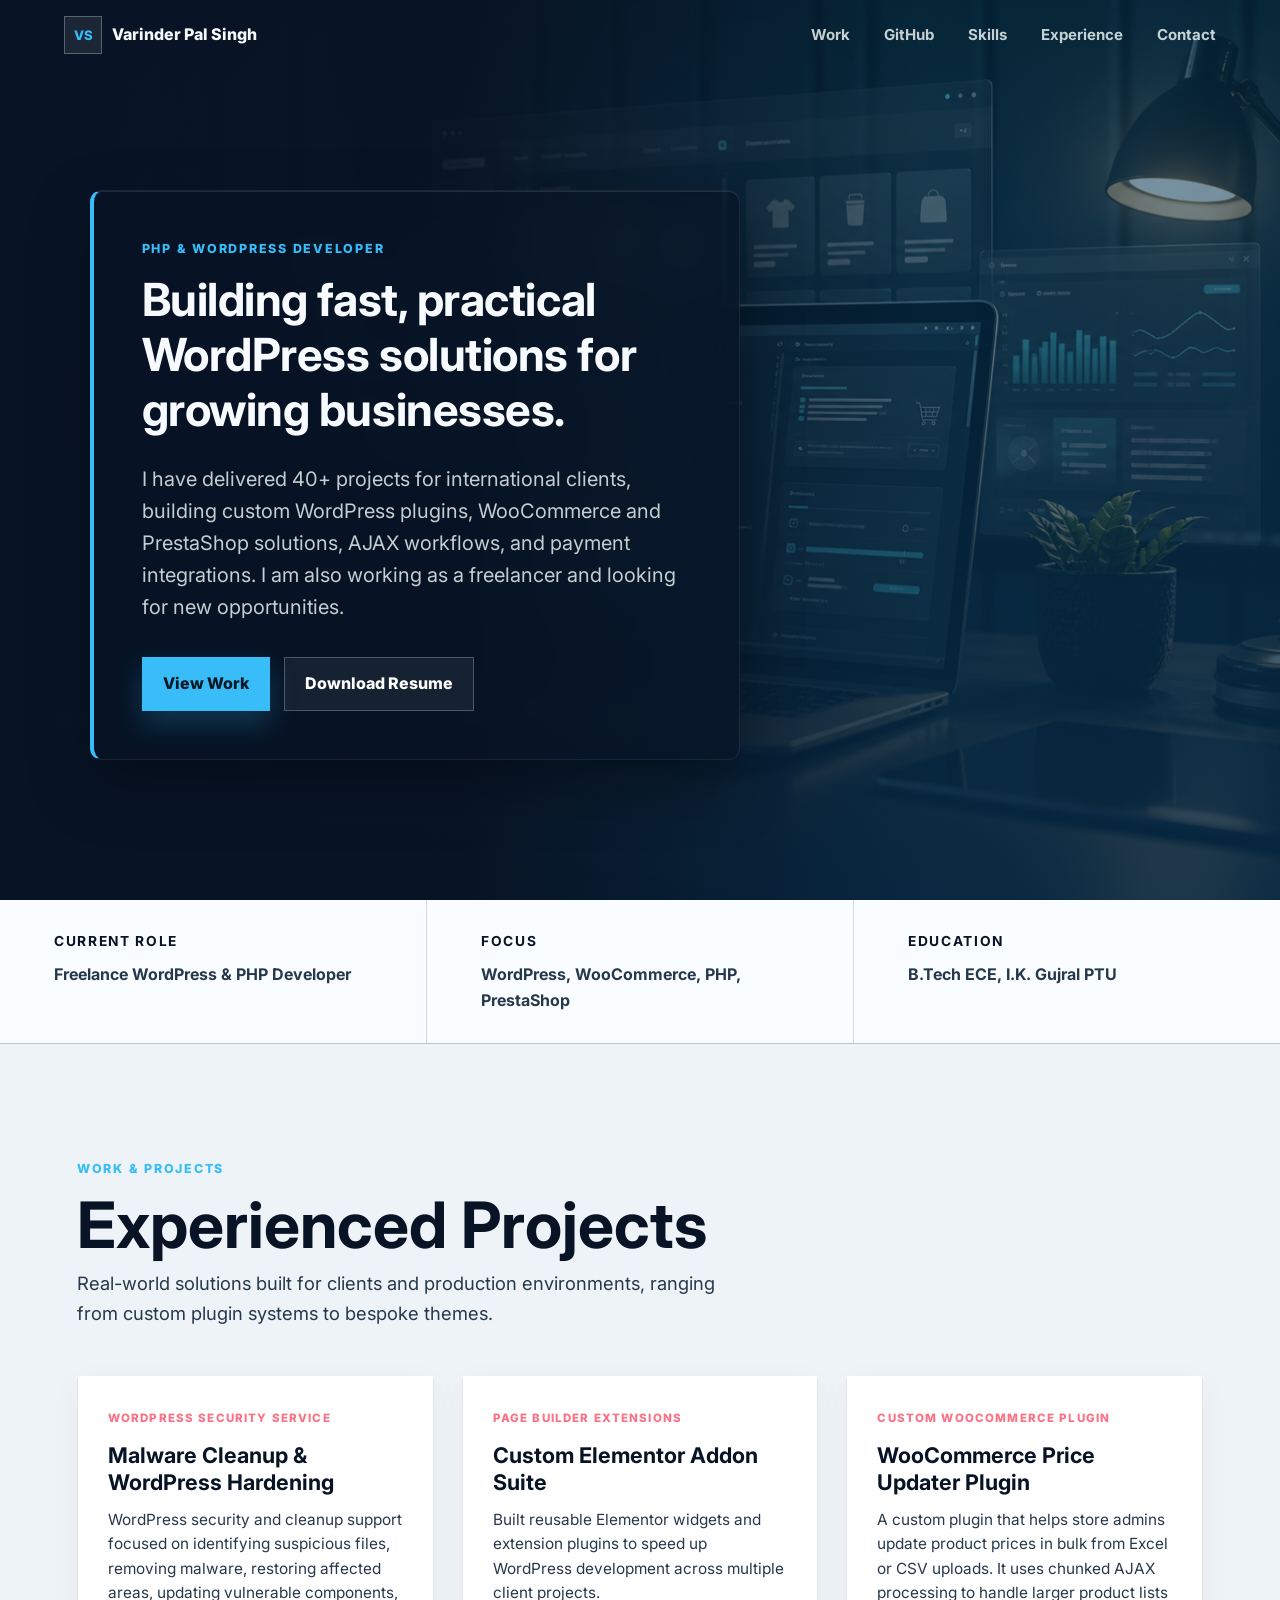
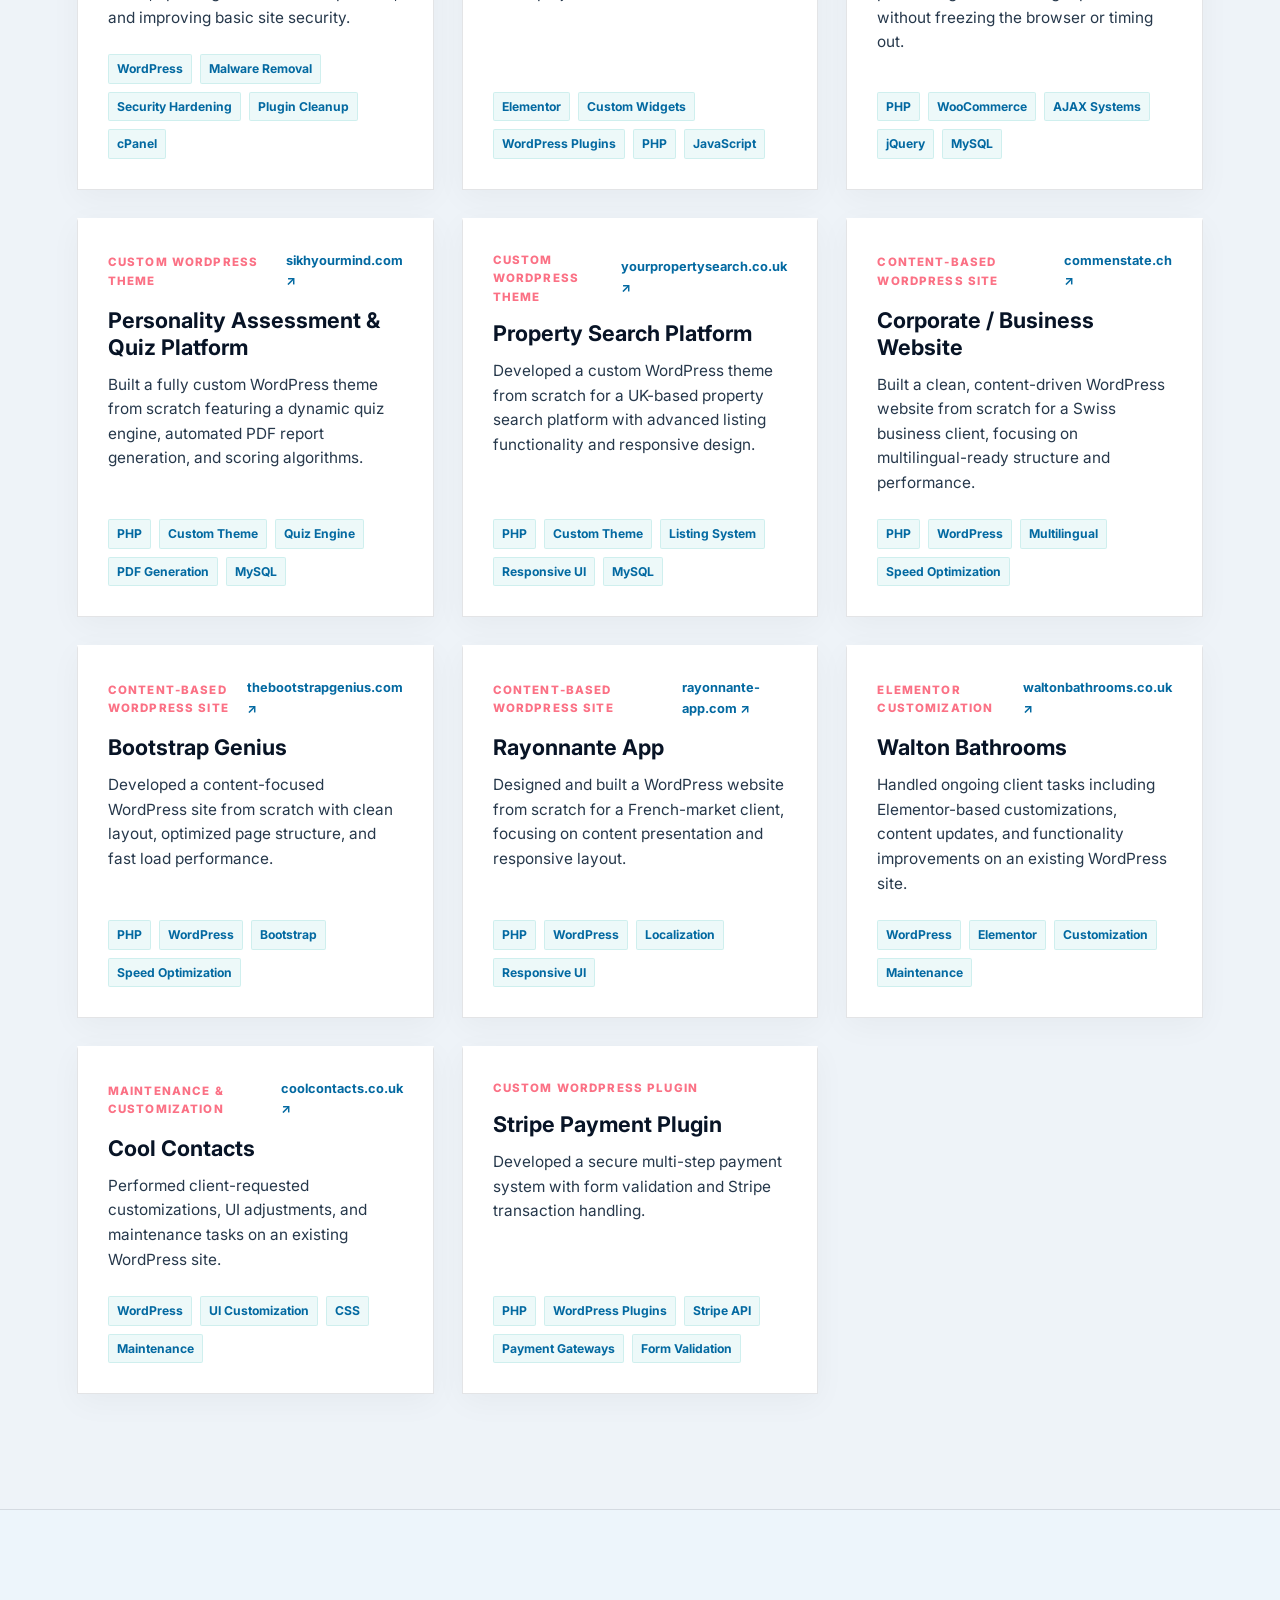
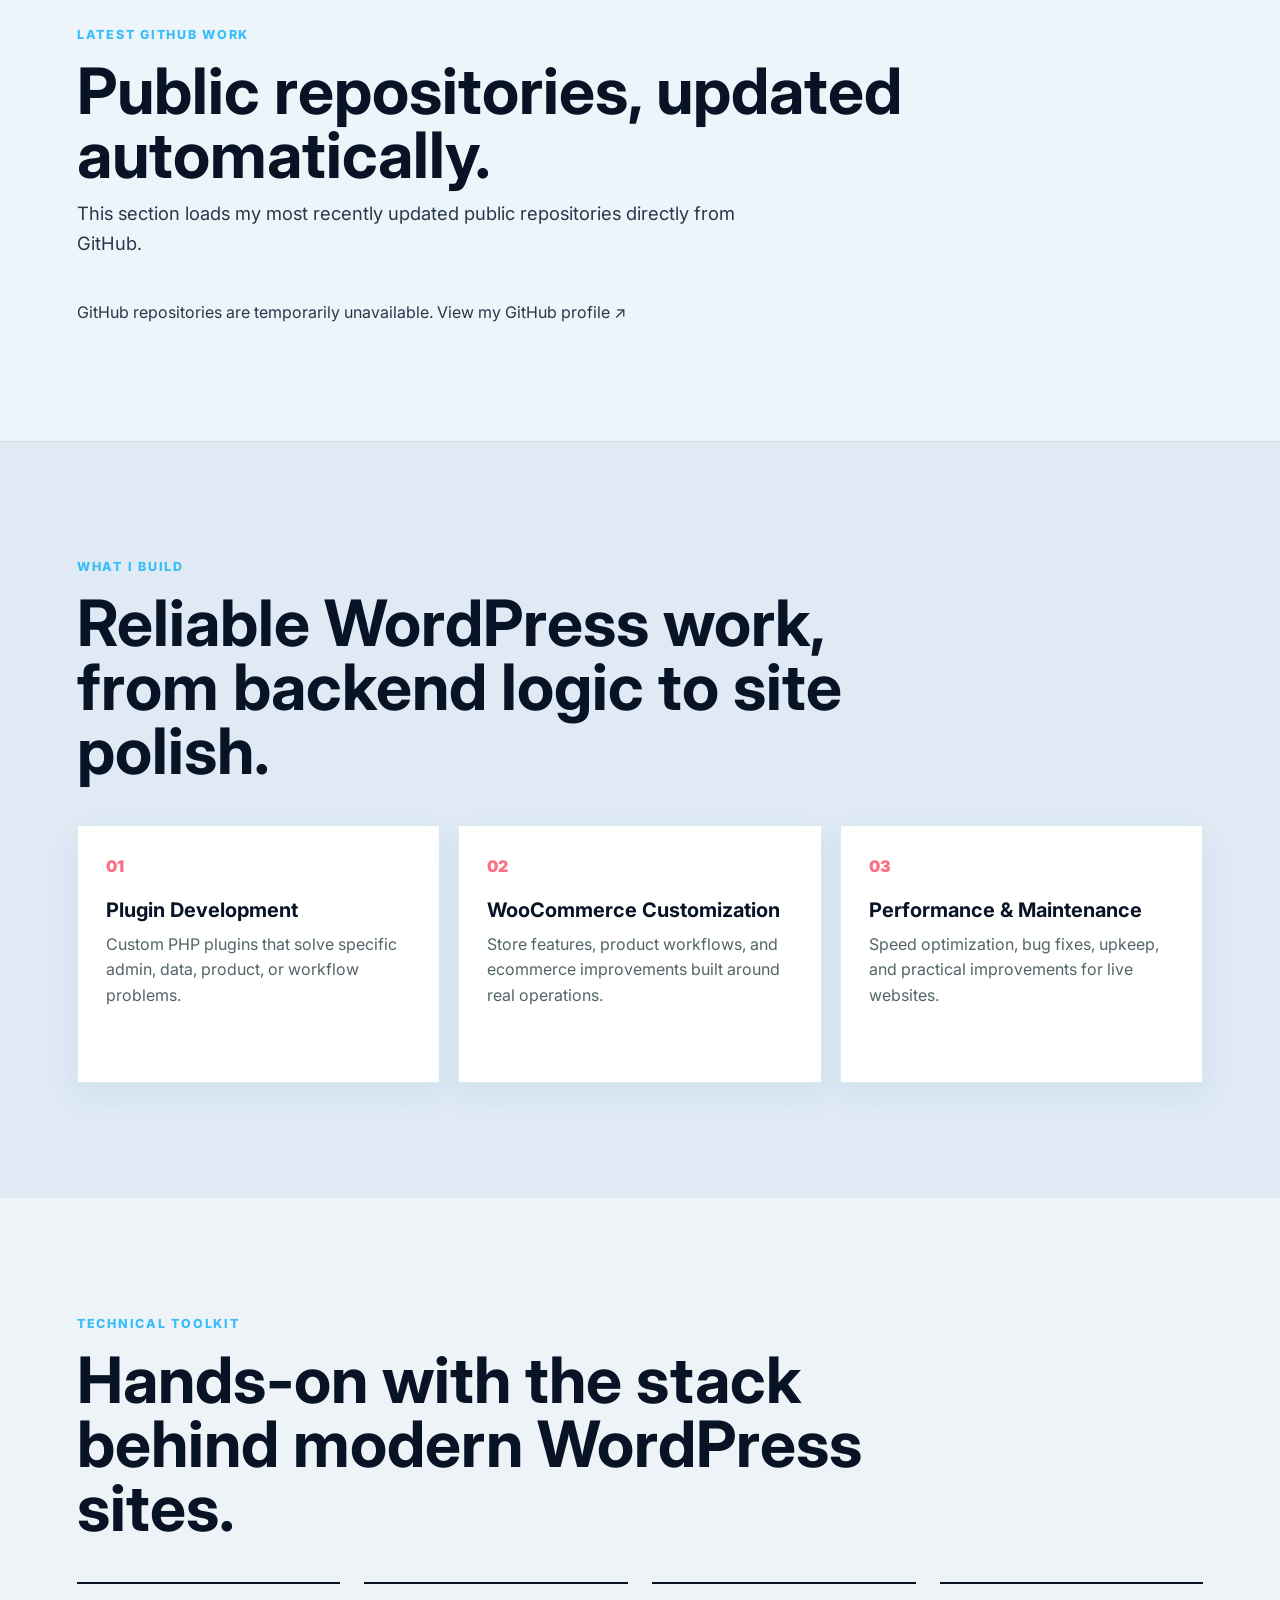
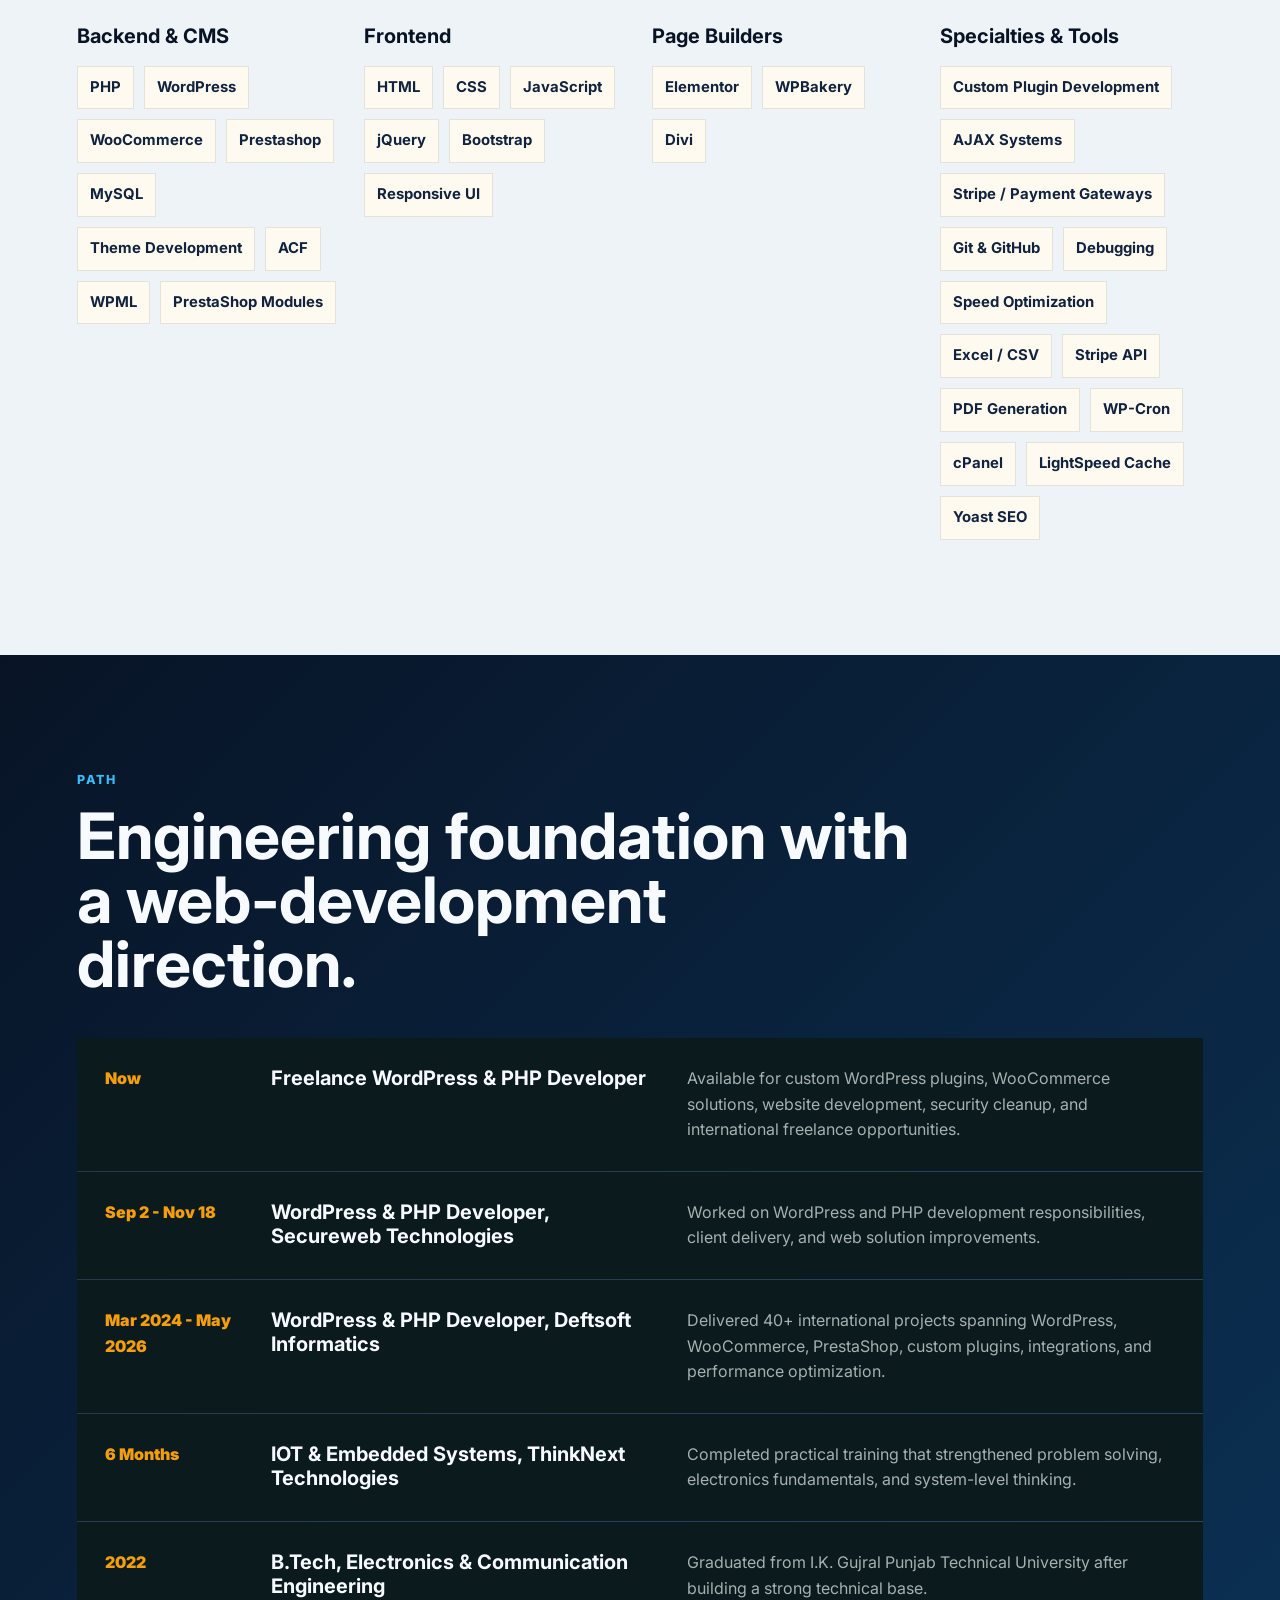
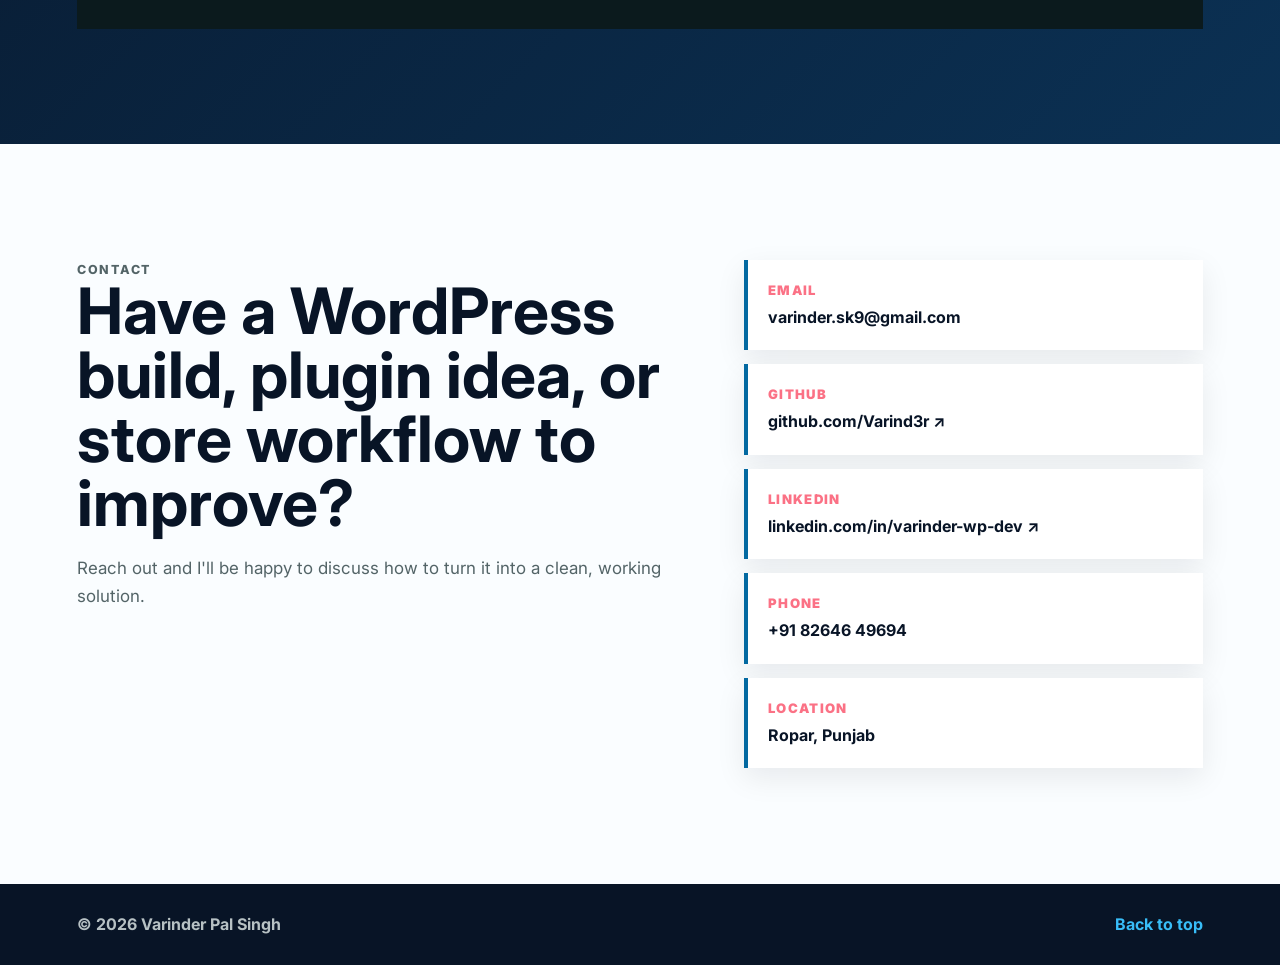
<file: index.html>
<!DOCTYPE html>
<html lang="en">
<head>
  <meta charset="UTF-8">
  <meta name="viewport" content="width=device-width, initial-scale=1.0">
  <meta name="description" content="Portfolio of Varinder Pal Singh, a PHP and WordPress developer focused on custom plugins, WooCommerce, speed optimization, and maintainable websites.">
  <meta property="og:title" content="Varinder Pal Singh | PHP & WordPress Developer">
  <meta property="og:description" content="Custom WordPress plugins, WooCommerce solutions, and maintainable websites by Varinder Pal Singh.">
  <meta property="og:type" content="website">
  <meta property="og:url" content="https://varind3r.github.io/">
  <meta property="og:image" content="https://varind3r.github.io/assets/hero-workspace.png">
  <title>Varinder Pal Singh | PHP & WordPress Developer</title>
  <link rel="preconnect" href="https://fonts.googleapis.com">
  <link rel="preconnect" href="https://fonts.gstatic.com" crossorigin>
  <link href="https://fonts.googleapis.com/css2?family=Inter:wght@400;500;600;700;800&display=swap" rel="stylesheet">
  <link rel="stylesheet" href="styles.css">
</head>
<body>
  <div class="scroll-progress" data-scroll-progress aria-hidden="true"></div>
  <header class="site-header" data-header>
    <a class="brand" href="#home" aria-label="Varinder Pal Singh home">
      <span class="brand-mark">VS</span>
      <span>Varinder Pal Singh</span>
    </a>
    <button class="menu-toggle" type="button" aria-label="Open navigation" aria-expanded="false" data-menu-toggle>
      <span></span>
      <span></span>
      <span></span>
    </button>
    <nav class="site-nav" data-nav>
      <a href="#work">Work</a>
      <a href="#github">GitHub</a>
      <a href="#skills">Skills</a>
      <a href="#experience">Experience</a>
      <a href="#contact">Contact</a>
    </nav>
  </header>

  <main>
    <section class="hero" id="home" aria-label="Introduction">
      <div class="hero-media" role="img" aria-label="Modern developer workspace with code and ecommerce dashboards"></div>
      <div class="hero-overlay"></div>
      <div class="hero-content">
        <p class="eyebrow">PHP & WordPress Developer</p>
        <h1>Building fast, practical WordPress solutions for growing businesses.</h1>
        <p class="hero-copy">I have delivered 40+ projects for international clients, building custom WordPress plugins, WooCommerce and PrestaShop solutions, AJAX workflows, and payment integrations. I am also working as a freelancer and looking for new opportunities.</p>
        <div class="hero-actions">
          <a class="button primary" href="#work">View Work</a>
          <a class="button secondary" href="assets/varinder-pal-singh-resume.pdf" download>Download Resume</a>
        </div>
      </div>
    </section>

    <section class="summary-band" aria-label="Professional highlights">
      <div class="summary-item">
        <strong>Current Role</strong>
        <span>Freelance WordPress & PHP Developer</span>
      </div>
      <div class="summary-item">
        <strong>Focus</strong>
        <span>WordPress, WooCommerce, PHP, PrestaShop</span>
      </div>
      <div class="summary-item">
        <strong>Education</strong>
        <span>B.Tech ECE, I.K. Gujral PTU</span>
      </div>
    </section>

    <section class="section work-section" id="work">
      <div class="section-heading">
        <p class="eyebrow">Work & Projects</p>
        <h2>Experienced Projects</h2>
        <p class="section-subtitle">Real-world solutions built for clients and production environments, ranging from custom plugin systems to bespoke themes.</p>
      </div>

      <div class="projects-grid">
        <article class="project-card">
          <div class="project-meta">
            <span class="project-category">WordPress Security Service</span>
          </div>
          <h3>Malware Cleanup & WordPress Hardening</h3>
          <p class="project-desc">WordPress security and cleanup support focused on identifying suspicious files, removing malware, restoring affected areas, updating vulnerable components, and improving basic site security.</p>
          <div class="project-tags">
            <span>WordPress</span>
            <span>Malware Removal</span>
            <span>Security Hardening</span>
            <span>Plugin Cleanup</span>
            <span>cPanel</span>
          </div>
        </article>

        <article class="project-card">
          <div class="project-meta">
            <span class="project-category">Page Builder Extensions</span>
          </div>
          <h3>Custom Elementor Addon Suite</h3>
          <p class="project-desc">Built reusable Elementor widgets and extension plugins to speed up WordPress development across multiple client projects.</p>
          <div class="project-tags">
            <span>Elementor</span>
            <span>Custom Widgets</span>
            <span>WordPress Plugins</span>
            <span>PHP</span>
            <span>JavaScript</span>
          </div>
        </article>

        <article class="project-card">
          <div class="project-meta">
            <span class="project-category">Custom WooCommerce Plugin</span>
          </div>
          <h3>WooCommerce Price Updater Plugin</h3>
          <p class="project-desc">A custom plugin that helps store admins update product prices in bulk from Excel or CSV uploads. It uses chunked AJAX processing to handle larger product lists without freezing the browser or timing out.</p>
          <div class="project-tags">
            <span>PHP</span>
            <span>WooCommerce</span>
            <span>AJAX Systems</span>
            <span>jQuery</span>
            <span>MySQL</span>
          </div>
        </article>

        <article class="project-card">
          <div class="project-meta">
            <span class="project-category">Custom WordPress Theme</span>
            <a href="https://sikhyourmind.com" target="_blank" rel="noopener noreferrer" class="project-link">sikhyourmind.com ↗</a>
          </div>
          <h3>Personality Assessment & Quiz Platform</h3>
          <p class="project-desc">Built a fully custom WordPress theme from scratch featuring a dynamic quiz engine, automated PDF report generation, and scoring algorithms.</p>
          <div class="project-tags">
            <span>PHP</span>
            <span>Custom Theme</span>
            <span>Quiz Engine</span>
            <span>PDF Generation</span>
            <span>MySQL</span>
          </div>
        </article>

        <article class="project-card">
          <div class="project-meta">
            <span class="project-category">Custom WordPress Theme</span>
            <a href="https://yourpropertysearch.co.uk" target="_blank" rel="noopener noreferrer" class="project-link">yourpropertysearch.co.uk ↗</a>
          </div>
          <h3>Property Search Platform</h3>
          <p class="project-desc">Developed a custom WordPress theme from scratch for a UK-based property search platform with advanced listing functionality and responsive design.</p>
          <div class="project-tags">
            <span>PHP</span>
            <span>Custom Theme</span>
            <span>Listing System</span>
            <span>Responsive UI</span>
            <span>MySQL</span>
          </div>
        </article>

        <article class="project-card">
          <div class="project-meta">
            <span class="project-category">Content-Based WordPress Site</span>
            <a href="https://commenstate.ch" target="_blank" rel="noopener noreferrer" class="project-link">commenstate.ch ↗</a>
          </div>
          <h3>Corporate / Business Website</h3>
          <p class="project-desc">Built a clean, content-driven WordPress website from scratch for a Swiss business client, focusing on multilingual-ready structure and performance.</p>
          <div class="project-tags">
            <span>PHP</span>
            <span>WordPress</span>
            <span>Multilingual</span>
            <span>Speed Optimization</span>
          </div>
        </article>

        <article class="project-card">
          <div class="project-meta">
            <span class="project-category">Content-Based WordPress Site</span>
            <a href="https://thebootstrapgenius.com" target="_blank" rel="noopener noreferrer" class="project-link">thebootstrapgenius.com ↗</a>
          </div>
          <h3>Bootstrap Genius</h3>
          <p class="project-desc">Developed a content-focused WordPress site from scratch with clean layout, optimized page structure, and fast load performance.</p>
          <div class="project-tags">
            <span>PHP</span>
            <span>WordPress</span>
            <span>Bootstrap</span>
            <span>Speed Optimization</span>
          </div>
        </article>

        <article class="project-card">
          <div class="project-meta">
            <span class="project-category">Content-Based WordPress Site</span>
            <a href="https://rayonnante-app.com" target="_blank" rel="noopener noreferrer" class="project-link">rayonnante-app.com ↗</a>
          </div>
          <h3>Rayonnante App</h3>
          <p class="project-desc">Designed and built a WordPress website from scratch for a French-market client, focusing on content presentation and responsive layout.</p>
          <div class="project-tags">
            <span>PHP</span>
            <span>WordPress</span>
            <span>Localization</span>
            <span>Responsive UI</span>
          </div>
        </article>

        <article class="project-card">
          <div class="project-meta">
            <span class="project-category">Elementor Customization</span>
            <a href="https://waltonbathrooms.co.uk" target="_blank" rel="noopener noreferrer" class="project-link">waltonbathrooms.co.uk ↗</a>
          </div>
          <h3>Walton Bathrooms</h3>
          <p class="project-desc">Handled ongoing client tasks including Elementor-based customizations, content updates, and functionality improvements on an existing WordPress site.</p>
          <div class="project-tags">
            <span>WordPress</span>
            <span>Elementor</span>
            <span>Customization</span>
            <span>Maintenance</span>
          </div>
        </article>

        <article class="project-card">
          <div class="project-meta">
            <span class="project-category">Maintenance & Customization</span>
            <a href="https://coolcontacts.co.uk" target="_blank" rel="noopener noreferrer" class="project-link">coolcontacts.co.uk ↗</a>
          </div>
          <h3>Cool Contacts</h3>
          <p class="project-desc">Performed client-requested customizations, UI adjustments, and maintenance tasks on an existing WordPress site.</p>
          <div class="project-tags">
            <span>WordPress</span>
            <span>UI Customization</span>
            <span>CSS</span>
            <span>Maintenance</span>
          </div>
        </article>

        <article class="project-card">
          <div class="project-meta">
            <span class="project-category">Custom WordPress Plugin</span>
          </div>
          <h3>Stripe Payment Plugin</h3>
          <p class="project-desc">Developed a secure multi-step payment system with form validation and Stripe transaction handling.</p>
          <div class="project-tags">
            <span>PHP</span>
            <span>WordPress Plugins</span>
            <span>Stripe API</span>
            <span>Payment Gateways</span>
            <span>Form Validation</span>
          </div>
        </article>

      </div>
    </section>

    <section class="section github-section" id="github">
      <div class="section-heading" data-reveal>
        <p class="eyebrow">Latest GitHub Work</p>
        <h2>Public repositories, updated automatically.</h2>
        <p class="section-subtitle">This section loads my most recently updated public repositories directly from GitHub.</p>
      </div>
      <div class="github-grid" data-github-grid aria-live="polite">
        <p class="github-status">Loading GitHub repositories...</p>
      </div>
    </section>

    <section class="section services-section">
      <div class="section-heading">
        <p class="eyebrow">What I Build</p>
        <h2>Reliable WordPress work, from backend logic to site polish.</h2>
      </div>
      <div class="service-grid">
        <article class="service-card">
          <span class="service-number">01</span>
          <h3>Plugin Development</h3>
          <p>Custom PHP plugins that solve specific admin, data, product, or workflow problems.</p>
        </article>
        <article class="service-card">
          <span class="service-number">02</span>
          <h3>WooCommerce Customization</h3>
          <p>Store features, product workflows, and ecommerce improvements built around real operations.</p>
        </article>
        <article class="service-card">
          <span class="service-number">03</span>
          <h3>Performance & Maintenance</h3>
          <p>Speed optimization, bug fixes, upkeep, and practical improvements for live websites.</p>
        </article>
      </div>
    </section>

    <section class="section skills-section" id="skills">
      <div class="section-heading">
        <p class="eyebrow">Technical Toolkit</p>
        <h2>Hands-on with the stack behind modern WordPress sites.</h2>
      </div>
      <div class="skills-layout">
        <div class="skill-column">
          <h3>Backend & CMS</h3>
          <div class="skill-tags">
            <span>PHP</span>
            <span>WordPress</span>
            <span>WooCommerce</span>
            <span>Prestashop</span>
            <span>MySQL</span>
            <span>Theme Development</span>
            <span>ACF</span>
            <span>WPML</span>
            <span>PrestaShop Modules</span>
          </div>
        </div>
        <div class="skill-column">
          <h3>Frontend</h3>
          <div class="skill-tags">
            <span>HTML</span>
            <span>CSS</span>
            <span>JavaScript</span>
            <span>jQuery</span>
            <span>Bootstrap</span>
            <span>Responsive UI</span>
          </div>
        </div>
        <div class="skill-column">
          <h3>Page Builders</h3>
          <div class="skill-tags">
            <span>Elementor</span>
            <span>WPBakery</span>
            <span>Divi</span>
          </div>
        </div>
        <div class="skill-column">
          <h3>Specialties & Tools</h3>
          <div class="skill-tags">
            <span>Custom Plugin Development</span>
            <span>AJAX Systems</span>
            <span>Stripe / Payment Gateways</span>
            <span>Git & GitHub</span>
            <span>Debugging</span>
            <span>Speed Optimization</span>
            <span>Excel / CSV</span>
            <span>Stripe API</span>
            <span>PDF Generation</span>
            <span>WP-Cron</span>
            <span>cPanel</span>
            <span>LightSpeed Cache</span>
            <span>Yoast SEO</span>
          </div>
        </div>
      </div>
    </section>

    <section class="section experience-section" id="experience">
      <div class="section-heading">
        <p class="eyebrow">Path</p>
        <h2>Engineering foundation with a web-development direction.</h2>
      </div>
      <div class="timeline">
        <article class="timeline-item">
          <span>Now</span>
          <h3>Freelance WordPress & PHP Developer</h3>
          <p>Available for custom WordPress plugins, WooCommerce solutions, website development, security cleanup, and international freelance opportunities.</p>
        </article>
        <article class="timeline-item">
          <span>Sep 2 - Nov 18</span>
          <h3>WordPress & PHP Developer, Secureweb Technologies</h3>
          <p>Worked on WordPress and PHP development responsibilities, client delivery, and web solution improvements.</p>
        </article>
        <article class="timeline-item">
          <span>Mar 2024 - May 2026</span>
          <h3>WordPress & PHP Developer, Deftsoft Informatics</h3>
          <p>Delivered 40+ international projects spanning WordPress, WooCommerce, PrestaShop, custom plugins, integrations, and performance optimization.</p>
        </article>
        <article class="timeline-item">
          <span>6 Months</span>
          <h3>IOT & Embedded Systems, ThinkNext Technologies</h3>
          <p>Completed practical training that strengthened problem solving, electronics fundamentals, and system-level thinking.</p>
        </article>
        <article class="timeline-item">
          <span>2022</span>
          <h3>B.Tech, Electronics & Communication Engineering</h3>
          <p>Graduated from I.K. Gujral Punjab Technical University after building a strong technical base.</p>
        </article>
      </div>
    </section>

    <section class="contact-section" id="contact">
      <div class="contact-content">
        <p class="eyebrow">Contact</p>
        <h2>Have a WordPress build, plugin idea, or store workflow to improve?</h2>
        <p>Reach out and I'll be happy to discuss how to turn it into a clean, working solution.</p>
      </div>
      <div class="contact-actions" aria-label="Contact options">
        <a class="contact-link" href="mailto:varinder.sk9@gmail.com">
          <span>Email</span>
          <strong>varinder.sk9@gmail.com</strong>
        </a>
        <a class="contact-link" href="https://github.com/Varind3r" target="_blank" rel="noopener noreferrer">
          <span>GitHub</span>
          <strong>github.com/Varind3r ↗</strong>
        </a>
        <a class="contact-link" href="https://linkedin.com/in/varinder-wp-dev" target="_blank" rel="noopener noreferrer">
          <span>LinkedIn</span>
          <strong>linkedin.com/in/varinder-wp-dev ↗</strong>
        </a>
        <a class="contact-link" href="tel:+918264649694">
          <span>Phone</span>
          <strong>+91 82646 49694</strong>
        </a>
        <div class="contact-link">
          <span>Location</span>
          <strong>Ropar, Punjab</strong>
        </div>
      </div>
    </section>
  </main>

  <footer class="site-footer">
    <span>&copy; <span data-year></span> Varinder Pal Singh</span>
    <a href="#home">Back to top</a>
  </footer>

  <script src="script.js"></script>
</body>
</html>
</file>
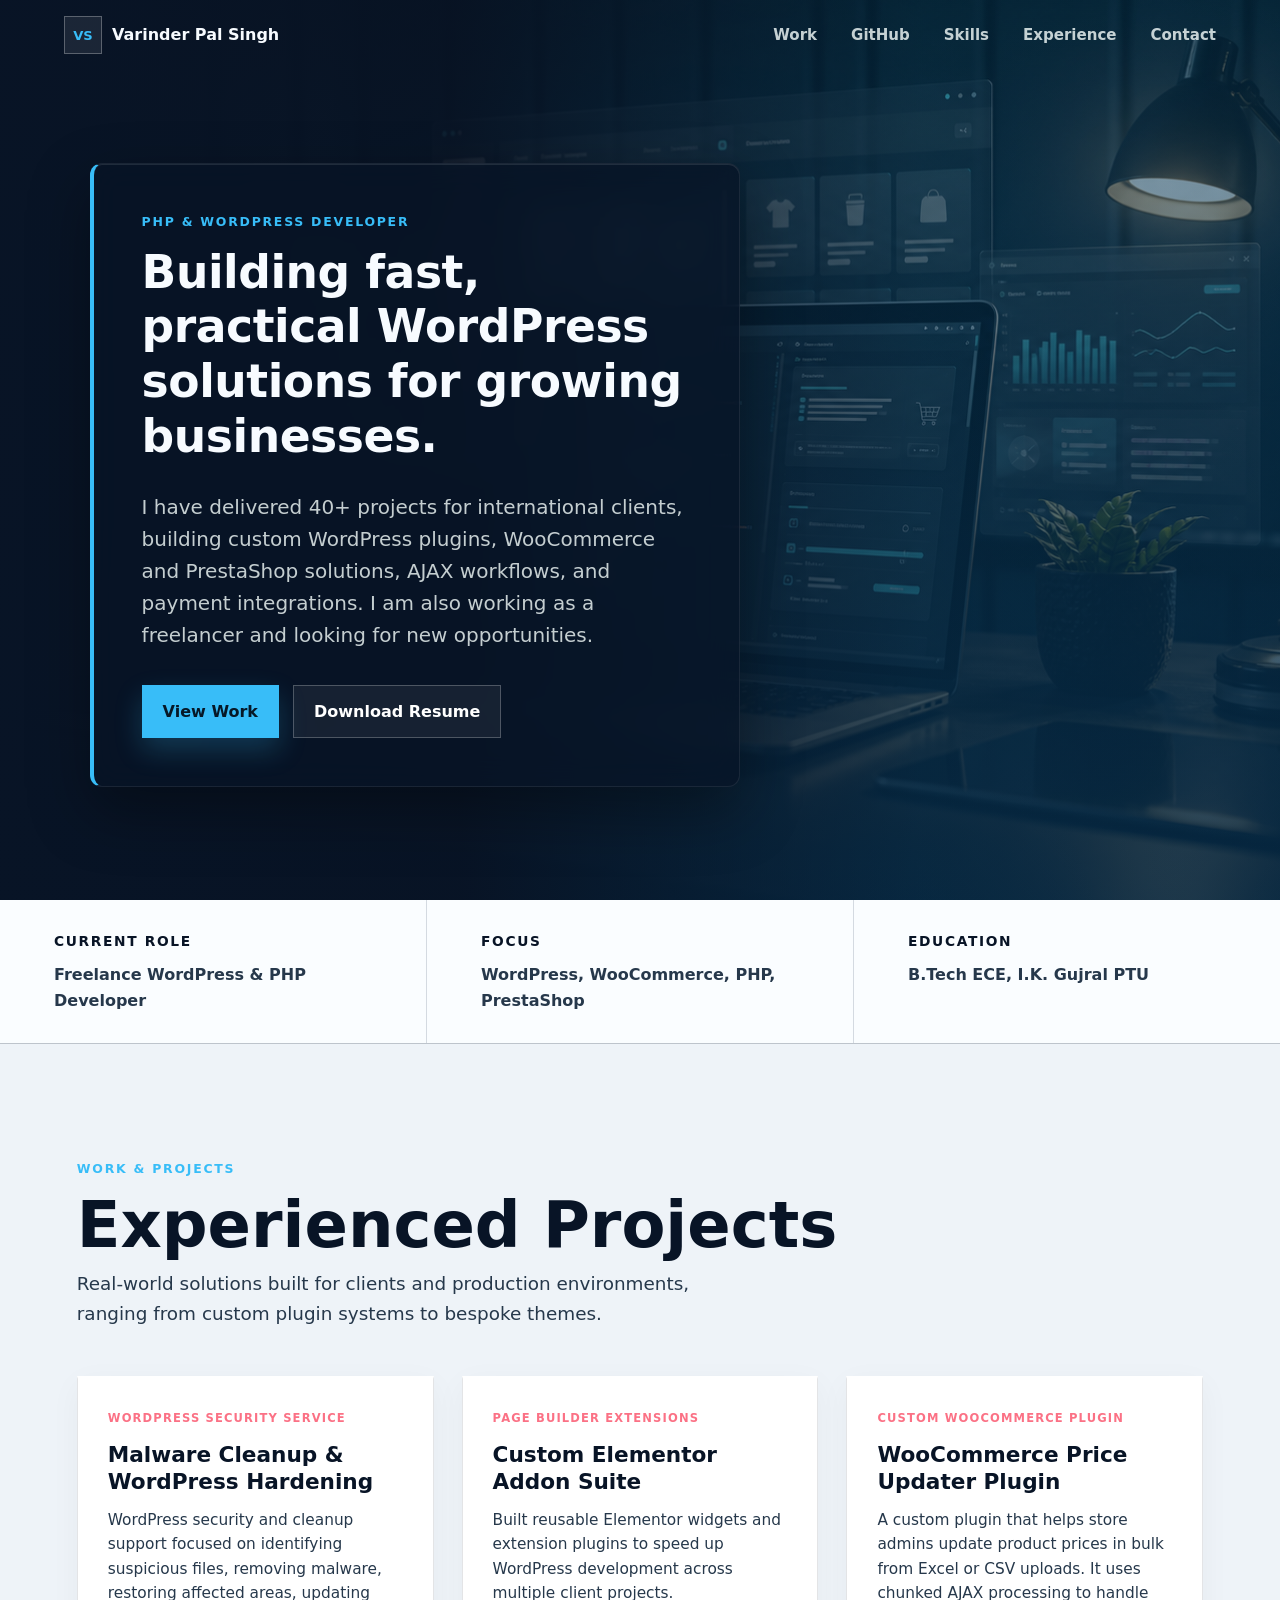
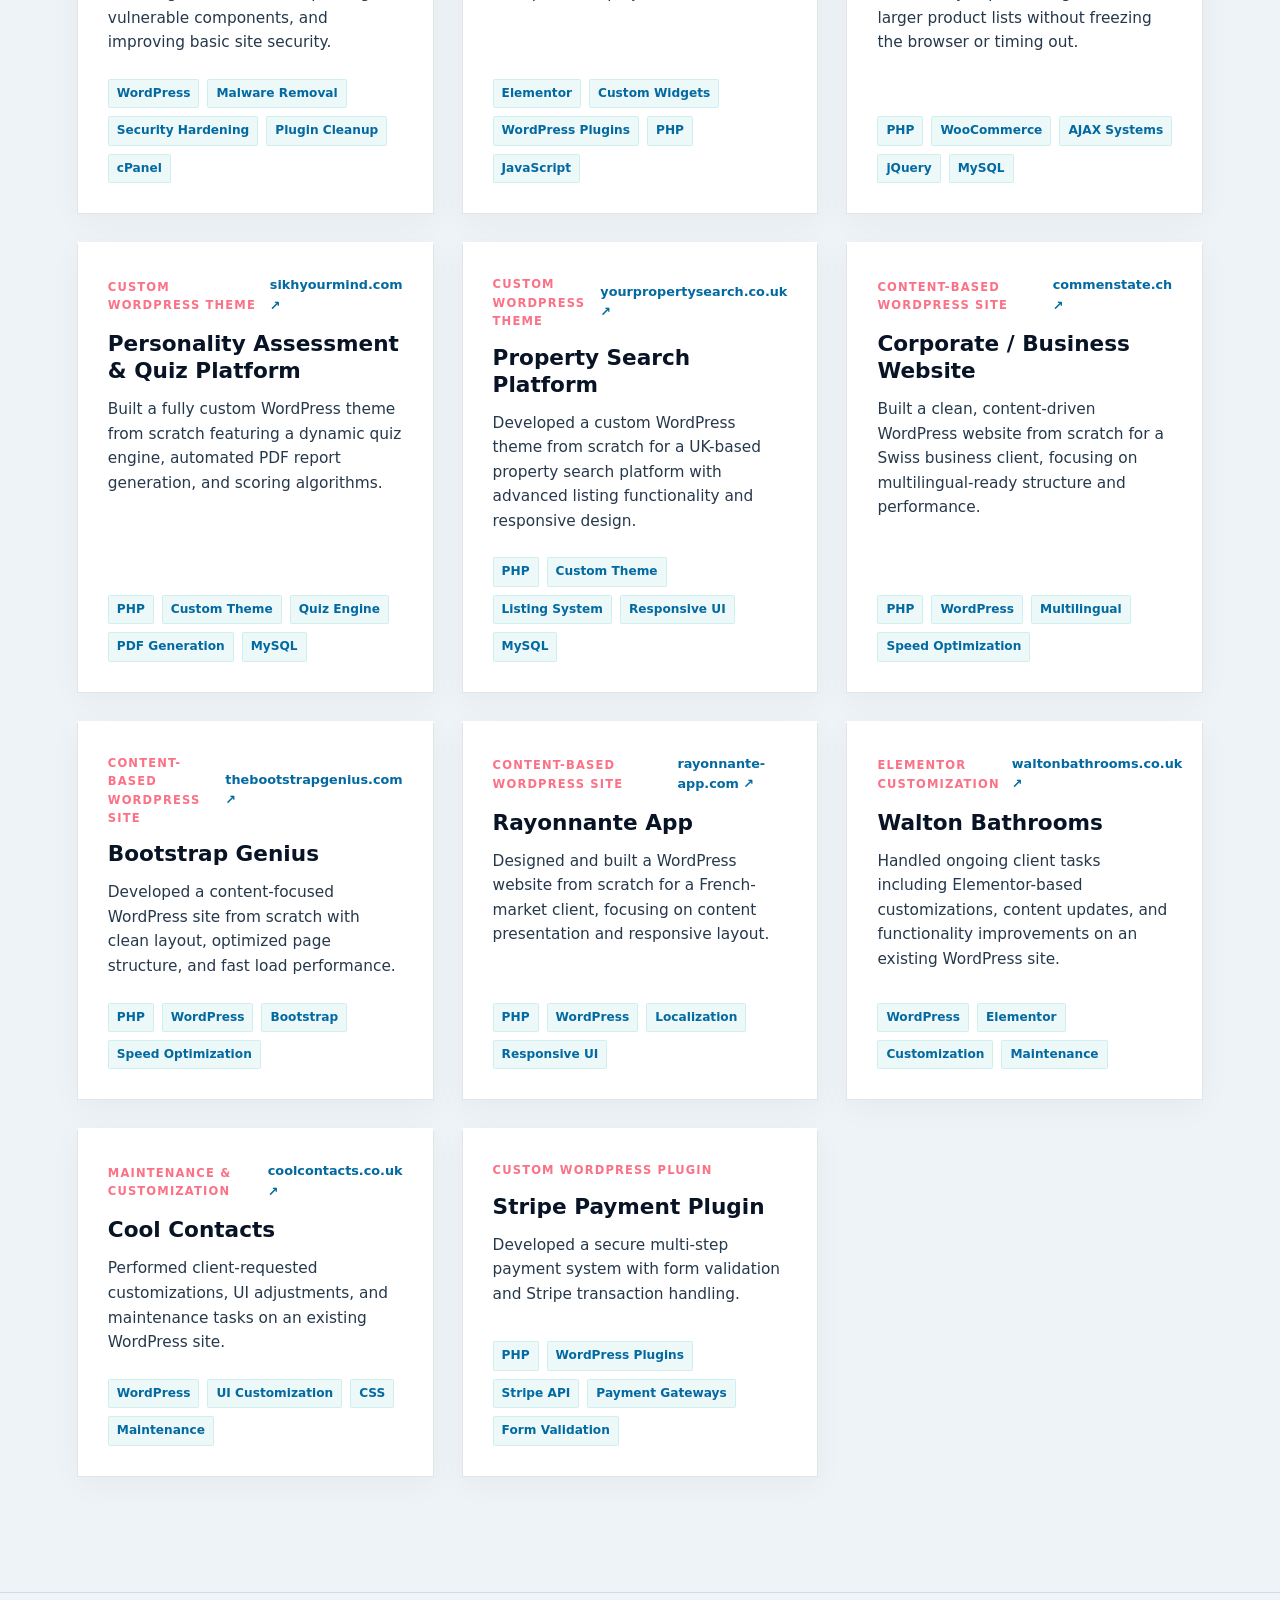
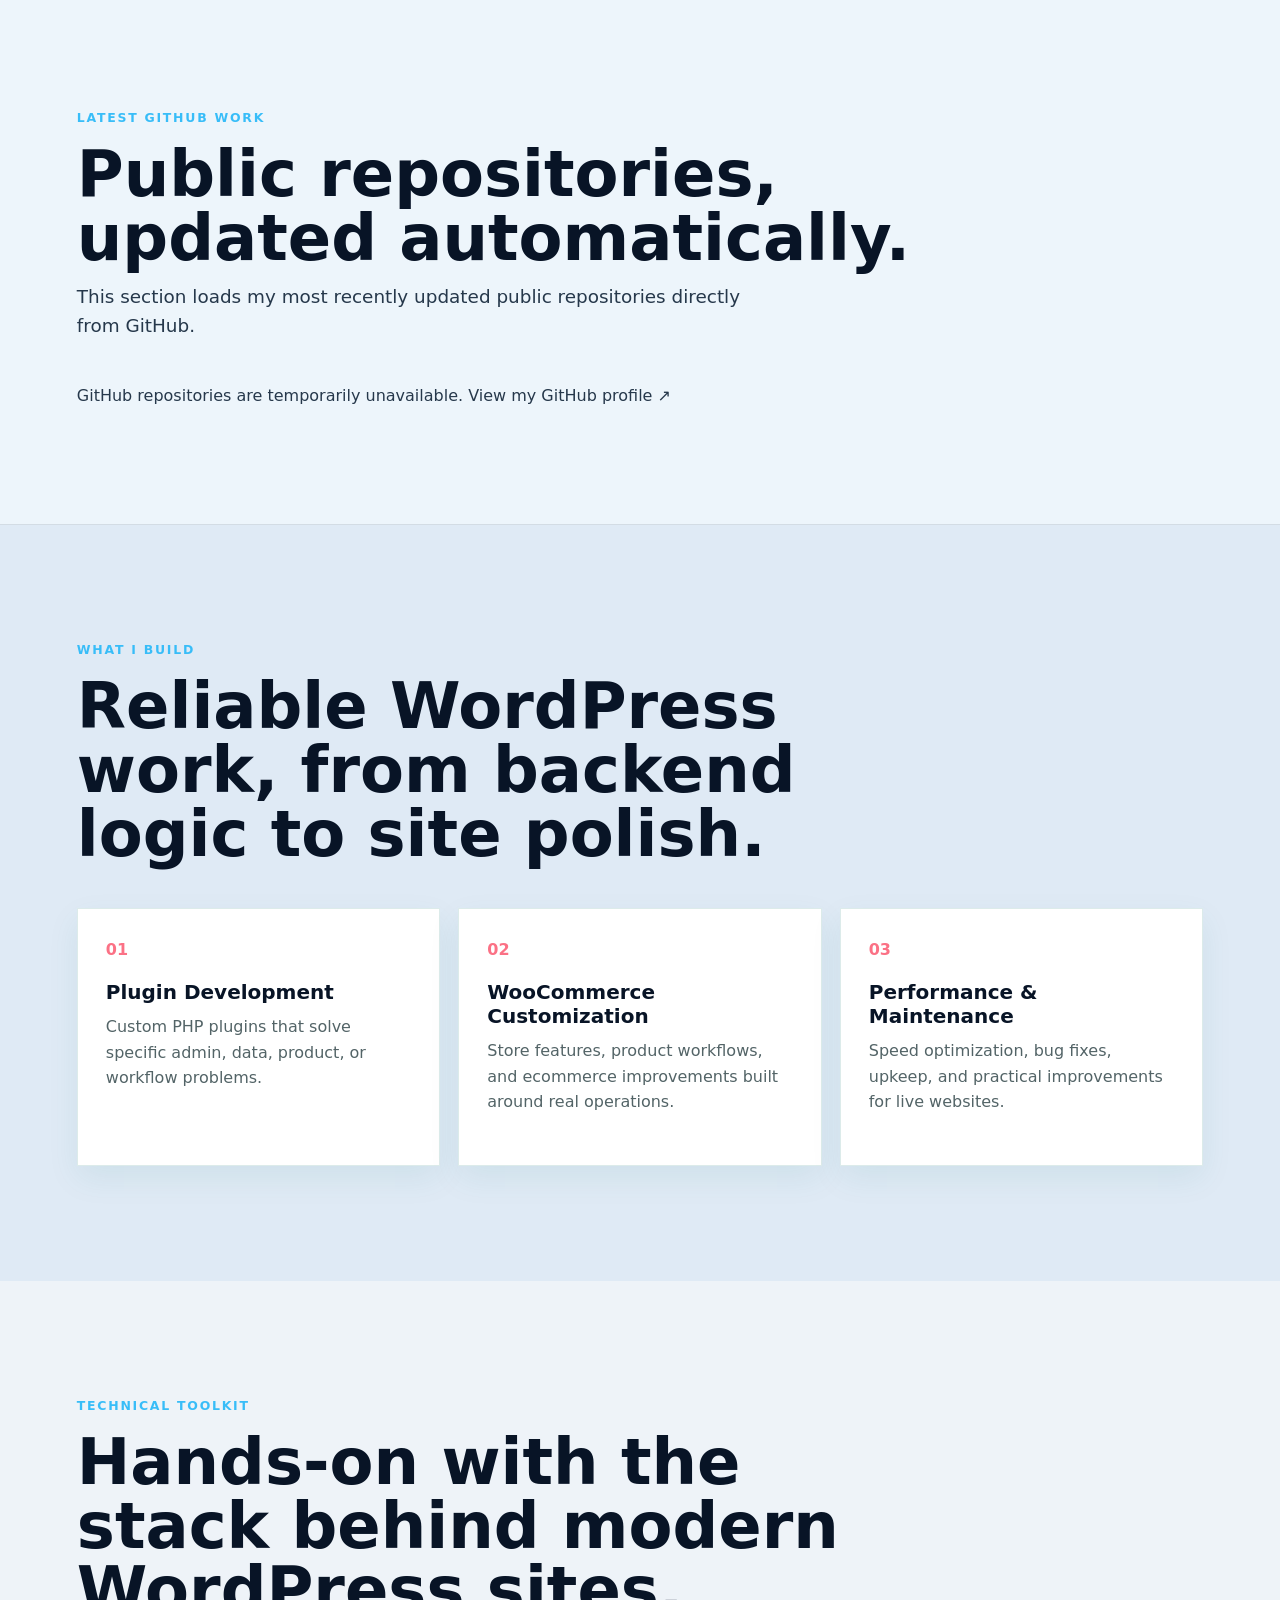
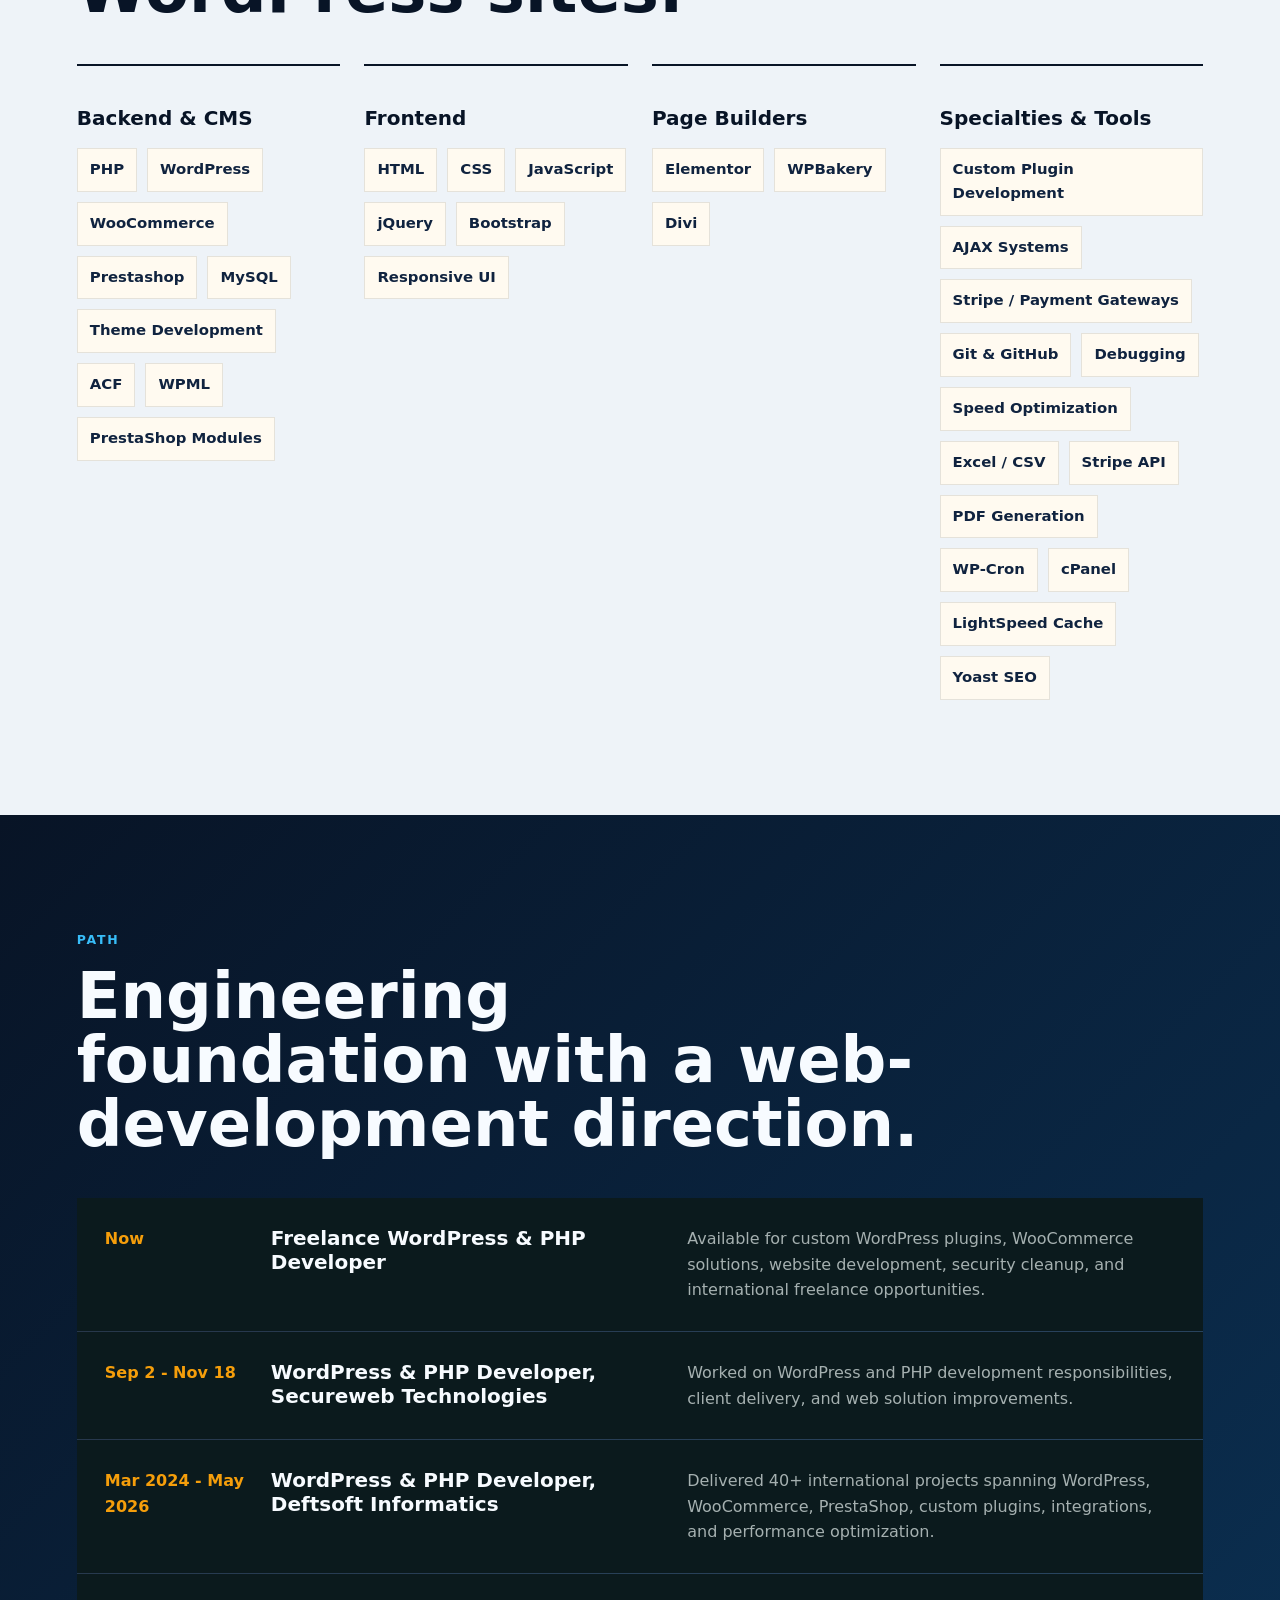
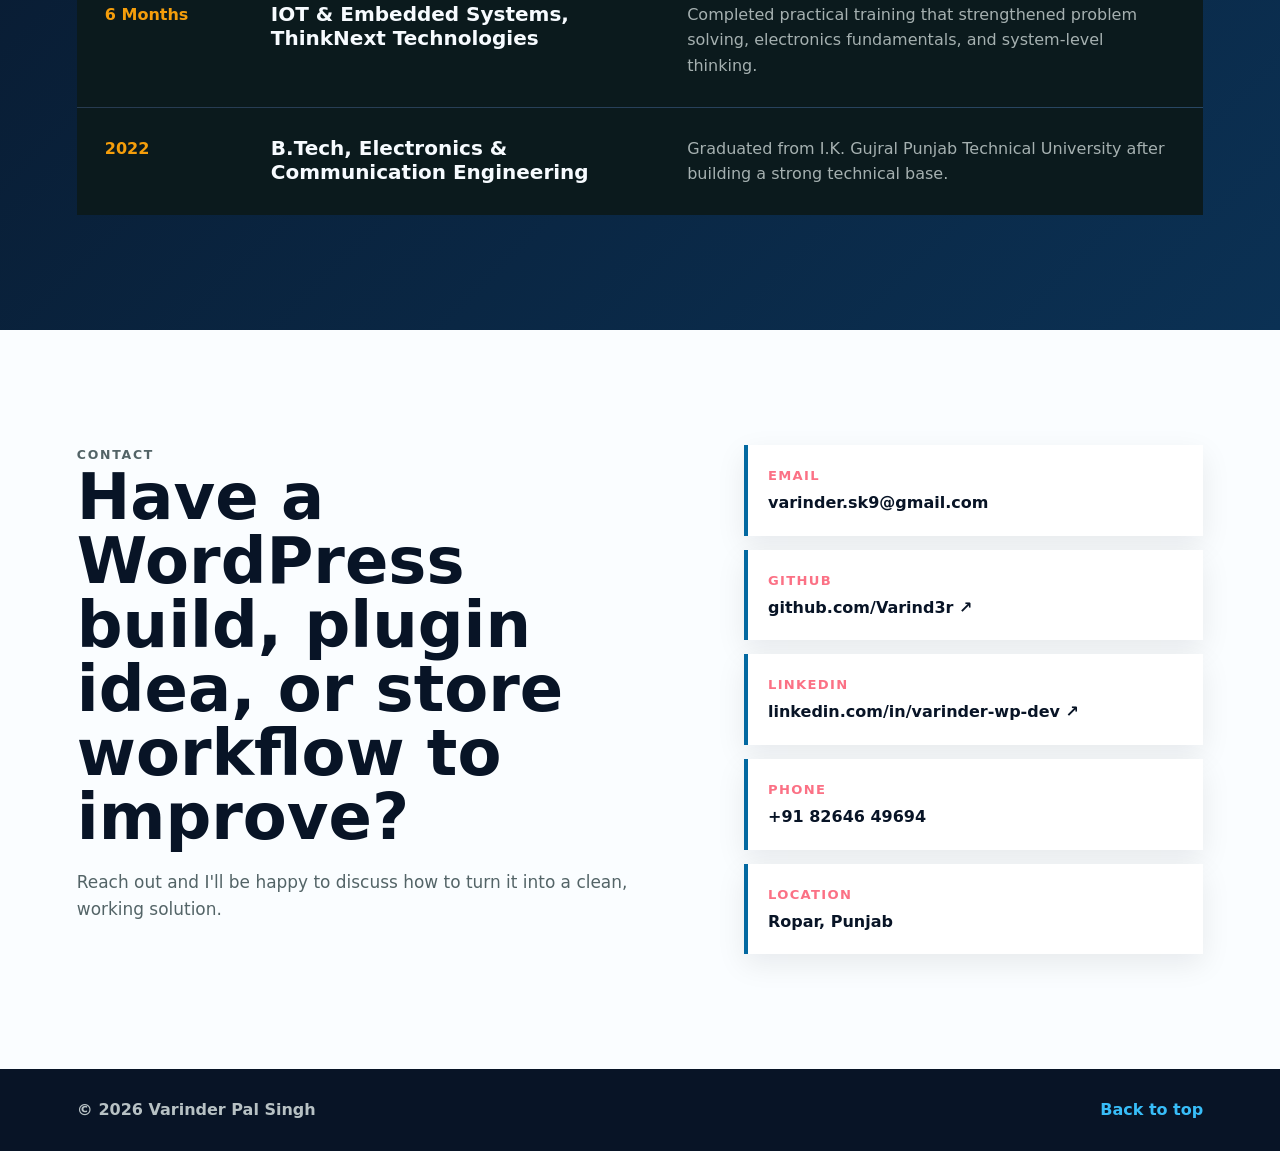
<file: portfolio/index.html>
<!doctype html>
<html lang="en">
<head>
  <meta charset="utf-8">
  <meta http-equiv="refresh" content="0; url=https://varind3r.github.io/">
  <link rel="canonical" href="https://varind3r.github.io/">
  <title>Redirecting to portfolio</title>
  <script>window.location.replace("https://varind3r.github.io/");</script>
</head>
<body>
  <p>Redirecting to <a href="https://varind3r.github.io/">the main portfolio</a>.</p>
</body>
</html>
</file>
<file: styles.css>
:root {
  --ink: #081426;
  --ink-soft: #10233f;
  --text: #f7fbff;
  --muted: #9fb5ca;
  --paper: #eef3f8;
  --paper-strong: #ffffff;
  --body: #26384b;
  --teal: #38bdf8;
  --teal-dark: #0369a1;
  --amber: #f59e0b;
  --clay: #fb7185;
  --line: rgba(8, 20, 38, 0.11);
  --shadow: 0 24px 60px rgba(8, 20, 38, 0.18);
}

* {
  box-sizing: border-box;
}

html {
  scroll-behavior: smooth;
}

body {
  margin: 0;
  color: var(--body);
  background: var(--paper);
  font-family: Inter, system-ui, -apple-system, BlinkMacSystemFont, "Segoe UI", sans-serif;
  line-height: 1.6;
}

.scroll-progress {
  position: fixed;
  z-index: 40;
  top: 0;
  left: 0;
  height: 3px;
  width: 100%;
  transform: scaleX(0);
  transform-origin: left;
  background: linear-gradient(90deg, var(--teal), #818cf8);
  transition: transform 80ms linear;
}

a {
  color: inherit;
  text-decoration: none;
}

.site-header {
  position: fixed;
  z-index: 20;
  top: -1px; /* Extends 1px above top edge to prevent sub-pixel white gaps on scroll */
  left: 0;
  right: 0;
  display: flex;
  align-items: center;
  justify-content: space-between;
  min-height: 72px;
  padding: 17px clamp(20px, 5vw, 72px) 16px; /* Offset padding-top by 1px to balance top: -1px */
  color: var(--text);
  background: rgba(7, 18, 20, 0); /* Explicit transparent base for background transition */
  border-bottom: 1px solid transparent; /* Pre-defined transparent border to prevent layout-popping glitches */
  backdrop-filter: blur(0px); /* Pre-defined filter base for smooth blurring transition */
  -webkit-backdrop-filter: blur(0px);
  box-shadow: 0 10px 30px rgba(3, 11, 12, 0); /* Pre-defined transparent shadow base */
  transition: background 180ms ease, border-color 180ms ease, backdrop-filter 180ms ease, box-shadow 180ms ease;
  transform: translate3d(0, 0, 0); /* Forces GPU compositing layer to eliminate scrolling glitches */
  backface-visibility: hidden;
  will-change: transform, background, backdrop-filter, border-color, box-shadow;
}

.site-header.is-scrolled,
.site-header.is-open {
  background: rgba(8, 20, 38, 0.92);
  border-bottom-color: rgba(56, 189, 248, 0.18);
  backdrop-filter: blur(18px);
  -webkit-backdrop-filter: blur(18px);
  box-shadow: 0 10px 30px rgba(3, 11, 12, 0.3); /* Adds a subtle dark shadow for depth and separation */
}

.brand {
  display: inline-flex;
  align-items: center;
  gap: 10px;
  font-weight: 800;
}

.brand-mark {
  display: grid;
  place-items: center;
  width: 38px;
  height: 38px;
  border: 1px solid rgba(255, 255, 255, 0.28);
  background: rgba(255, 255, 255, 0.08);
  color: var(--teal);
  font-size: 0.82rem;
  letter-spacing: 0;
}

.site-nav {
  display: flex;
  align-items: center;
  gap: clamp(18px, 3vw, 34px);
  font-size: 0.94rem;
  font-weight: 700;
}

.site-nav a {
  color: rgba(239, 248, 246, 0.82);
}

.site-nav a:hover,
.site-nav a:focus-visible {
  color: var(--paper-strong);
}

.menu-toggle {
  display: none;
  width: 42px;
  height: 42px;
  border: 1px solid rgba(255, 255, 255, 0.22);
  background: rgba(255, 255, 255, 0.08);
  padding: 10px;
}

.menu-toggle span {
  display: block;
  height: 2px;
  margin: 5px 0;
  background: var(--paper-strong);
}

.hero {
  position: relative;
  min-height: 100vh;
  display: grid;
  align-items: center;
  overflow: hidden;
  color: var(--text);
  background: var(--ink); /* Fallback dark background to prevent light body color from bleeding on scroll */
  isolation: isolate;
  padding-top: 100px;
  padding-bottom: 50px;
}

.hero-media,
.hero-overlay {
  position: absolute;
  inset: 0;
}

.hero-media {
  z-index: -2;
  background-image: url("assets/hero-workspace.png");
  background-size: cover;
  background-position: center right;
  transform: scale(1.02);
}

.hero-overlay {
  z-index: -1;
  background:
    linear-gradient(90deg, rgba(8, 20, 38, 0.98) 0%, rgba(8, 20, 38, 0.86) 36%, rgba(3, 105, 161, 0.24) 72%),
    linear-gradient(180deg, rgba(8, 20, 38, 0.2) 0%, rgba(8, 20, 38, 0.82) 100%);
}

.hero-content {
  width: min(650px, calc(100% - 40px));
  margin-left: clamp(20px, 7vw, 96px);
  padding: clamp(30px, 5vw, 48px);
  background: rgba(8, 20, 38, 0.72);
  border: 1px solid rgba(255, 255, 255, 0.08);
  border-left: 4px solid var(--teal);
  border-radius: 12px;
  backdrop-filter: blur(16px);
  -webkit-backdrop-filter: blur(16px);
  box-shadow: 
    0 24px 60px rgba(0, 0, 0, 0.35),
    inset 0 1px 0 rgba(255, 255, 255, 0.1);
  animation: hero-enter 800ms cubic-bezier(.2, .75, .25, 1) both;
}

@keyframes hero-enter {
  from {
    opacity: 0;
    transform: translateY(24px);
  }
  to {
    opacity: 1;
    transform: translateY(0);
  }
}

.eyebrow {
  margin: 0 0 14px;
  color: var(--teal);
  font-size: 0.78rem;
  font-weight: 800;
  letter-spacing: 0.14em;
  text-transform: uppercase;
}

h1,
h2,
h3,
p {
  overflow-wrap: anywhere;
}

h1 {
  margin: 0;
  font-size: clamp(1.85rem, 4.2vw, 2.85rem);
  line-height: 1.2;
  letter-spacing: -0.010em;
}

.hero-copy {
  max-width: 610px;
  margin: 26px 0 0;
  color: rgba(239, 248, 246, 0.82);
  font-size: clamp(1.02rem, 2vw, 1.25rem);
}

.hero-actions {
  display: flex;
  flex-wrap: wrap;
  gap: 14px;
  margin-top: 34px;
}

.button {
  display: inline-flex;
  align-items: center;
  justify-content: center;
  min-height: 48px;
  padding: 13px 20px;
  border: 1px solid transparent;
  font-weight: 800;
}

.button.primary {
  background: var(--teal);
  color: #061827;
  box-shadow: 0 12px 28px rgba(56, 189, 248, 0.22);
}

.button.primary:hover,
.button.primary:focus-visible {
  background: #5bd4cb;
}

.button.secondary {
  border-color: rgba(255, 255, 255, 0.24);
  color: var(--paper-strong);
  background: rgba(255, 255, 255, 0.06);
}

.button.secondary:hover,
.button.secondary:focus-visible {
  border-color: var(--paper-strong);
}

.summary-band {
  display: grid;
  grid-template-columns: repeat(3, 1fr);
  gap: 1px;
  background: var(--line);
  border-bottom: 1px solid var(--line);
}

.summary-item {
  min-height: 128px;
  padding: 30px clamp(22px, 5vw, 54px);
  background: #fafdff;
}

.summary-item strong,
.summary-item span {
  display: block;
}

.summary-item strong {
  color: var(--ink);
  font-size: 0.86rem;
  text-transform: uppercase;
  letter-spacing: 0.12em;
}

.summary-item span {
  margin-top: 10px;
  color: var(--body);
  font-weight: 700;
}

.section {
  padding: clamp(74px, 9vw, 128px) clamp(20px, 6vw, 86px);
}

.section-heading {
  max-width: 850px;
  margin-bottom: 42px;
}

.section-heading h2,
.contact-content h2 {
  margin: 0;
  color: var(--ink);
  font-size: clamp(2rem, 5vw, 4.2rem);
  line-height: 1;
  letter-spacing: 0;
}

/* Projects Section */
.work-section {
  background: var(--paper);
  border-bottom: 1px solid var(--line);
}

.section-subtitle {
  margin-top: 12px;
  color: var(--body);
  font-size: 1.15rem;
  max-width: 680px;
}

.projects-grid {
  display: grid;
  grid-template-columns: repeat(auto-fill, minmax(280px, 1fr));
  gap: 28px;
  margin-top: 48px;
}

.project-card {
  display: flex;
  flex-direction: column;
  background: var(--paper-strong);
  padding: 30px;
  border: 1px solid var(--line);
  border-top: 3px solid transparent;
  box-shadow: 0 8px 30px rgba(7, 18, 20, 0.04);
  transition: transform 200ms ease, border-color 200ms ease, box-shadow 200ms ease;
  min-height: 280px;
}

.project-card:hover {
  transform: translateY(-4px);
  border-color: var(--teal);
  border-top-color: var(--teal);
  box-shadow: 0 16px 40px rgba(7, 18, 20, 0.09);
}

.project-meta {
  display: flex;
  justify-content: space-between;
  align-items: center;
  gap: 12px;
  margin-bottom: 14px;
}

.project-category {
  color: var(--clay);
  font-weight: 800;
  text-transform: uppercase;
  letter-spacing: 0.1em;
  font-size: 0.72rem;
}

.project-link {
  font-size: 0.8rem;
  font-weight: 700;
  color: var(--teal-dark);
  border-bottom: 1px solid transparent;
  transition: color 150ms ease, border-color 150ms ease;
}

.project-link:hover {
  color: var(--teal);
  border-color: var(--teal);
}

.project-card h3 {
  margin: 0 0 12px;
  color: var(--ink);
  font-size: 1.35rem;
  line-height: 1.25;
}

.project-desc {
  margin: 0 0 24px;
  color: var(--body);
  font-size: 0.96rem;
  line-height: 1.6;
  flex-grow: 1;
}

.project-tags {
  display: flex;
  flex-wrap: wrap;
  gap: 8px;
  margin-top: auto;
}

.project-tags span {
  padding: 4px 8px;
  background: rgba(36, 182, 173, 0.08);
  border: 1px solid rgba(36, 182, 173, 0.15);
  color: var(--teal-dark);
  font-size: 0.76rem;
  font-weight: 700;
  border-radius: 2px;
}

.services-section {
  background: #dfeaf5;
}

.github-section {
  background: #edf5fb;
  border-bottom: 1px solid var(--line);
}

.github-grid {
  display: grid;
  grid-template-columns: repeat(3, minmax(0, 1fr));
  gap: 18px;
}

.github-card {
  min-height: 230px;
  display: flex;
  flex-direction: column;
  padding: 26px;
  background: var(--paper-strong);
  border: 1px solid var(--line);
  border-top: 3px solid var(--teal);
  box-shadow: 0 12px 30px rgba(7, 18, 20, 0.07);
  transition: transform 180ms ease, box-shadow 180ms ease;
}

.github-card:hover {
  transform: translateY(-5px);
  box-shadow: 0 18px 36px rgba(7, 18, 20, 0.12);
}

.github-card-meta {
  display: flex;
  justify-content: space-between;
  gap: 12px;
  color: var(--teal-dark);
  font-size: 0.78rem;
  font-weight: 800;
  text-transform: uppercase;
  letter-spacing: 0.08em;
}

.github-card h3 {
  margin: 16px 0 8px;
  color: var(--ink);
  line-height: 1.2;
  overflow-wrap: anywhere;
}

.github-card p {
  flex-grow: 1;
  margin: 0 0 18px;
  color: #536467;
}

.github-card a {
  color: var(--teal-dark);
  font-weight: 800;
}

.github-status {
  grid-column: 1 / -1;
  margin: 0;
  color: var(--body);
}

.reveal {
  opacity: 0;
  transform: translateY(22px);
  transition:
    opacity 650ms ease var(--reveal-delay, 0ms),
    transform 650ms ease var(--reveal-delay, 0ms);
}

.reveal.is-visible {
  opacity: 1;
  transform: translateY(0);
}

.service-grid {
  display: grid;
  grid-template-columns: repeat(3, minmax(0, 1fr));
  gap: 18px;
}

.service-card {
  min-height: 258px;
  padding: 28px;
  background: var(--paper-strong);
  border: 1px solid rgba(13, 113, 109, 0.14);
  box-shadow: 0 12px 30px rgba(13, 113, 109, 0.08);
}

.service-number {
  color: var(--clay);
  font-weight: 900;
}

.service-card h3,
.skill-column h3,
.timeline-item h3 {
  margin: 18px 0 10px;
  color: var(--ink);
  font-size: 1.25rem;
  line-height: 1.2;
}

.service-card p,
.timeline-item p,
.contact-content p {
  margin: 0;
  color: #536467;
}

.skills-section {
  background: var(--paper);
}

.skills-layout {
  display: grid;
  grid-template-columns: repeat(4, minmax(0, 1fr));
  gap: 24px;
}

.skill-column {
  padding-top: 22px;
  border-top: 2px solid var(--ink);
}

.skill-tags {
  display: flex;
  flex-wrap: wrap;
  gap: 10px;
  margin-top: 18px;
}

.skill-tags span {
  padding: 9px 12px;
  background: #fffaf0;
  border: 1px solid rgba(7, 18, 20, 0.1);
  color: var(--ink-soft);
  font-size: 0.93rem;
  font-weight: 700;
}

.experience-section {
  background: linear-gradient(135deg, #081426 0%, #0b3154 100%);
}

.experience-section .section-heading h2 {
  color: var(--text);
}

.timeline {
  display: grid;
  gap: 1px;
  background: rgba(255, 255, 255, 0.12);
}

.timeline-item {
  display: grid;
  grid-template-columns: 140px minmax(0, 0.8fr) minmax(0, 1fr);
  gap: 26px;
  align-items: start;
  padding: 28px;
  background: #0b1a1d;
}

.timeline-item span {
  color: var(--amber);
  font-weight: 900;
}

.timeline-item h3 {
  margin: 0;
  color: var(--text);
}

.timeline-item p {
  color: rgba(239, 248, 246, 0.68);
}

.contact-section {
  display: grid;
  grid-template-columns: minmax(0, 0.9fr) minmax(320px, 0.7fr);
  gap: clamp(34px, 6vw, 90px);
  padding: clamp(74px, 9vw, 126px) clamp(20px, 6vw, 86px);
  background: #fafdff;
}

.contact-content p:last-child {
  max-width: 640px;
  margin-top: 20px;
  font-size: 1.06rem;
}

.contact-actions {
  display: grid;
  gap: 14px;
}

.contact-link {
  display: grid;
  gap: 4px;
  padding: 20px;
  border-left: 4px solid var(--teal-dark);
  background: var(--paper-strong);
  box-shadow: 0 10px 28px rgba(7, 18, 20, 0.08);
}

.contact-link span {
  color: var(--clay);
  font-size: 0.82rem;
  font-weight: 900;
  text-transform: uppercase;
  letter-spacing: 0.1em;
}

.contact-link strong {
  color: var(--ink);
  font-size: 1rem;
  overflow-wrap: anywhere;
}

.site-footer {
  display: flex;
  justify-content: space-between;
  gap: 20px;
  padding: 28px clamp(20px, 6vw, 86px);
  background: var(--ink);
  color: rgba(239, 248, 246, 0.76);
  font-weight: 700;
}

.site-footer a {
  color: var(--teal);
}

@media (max-width: 920px) {
  .summary-band,
  .projects-grid,
  .github-grid,
  .service-grid,
  .skills-layout,
  .contact-section {
    grid-template-columns: 1fr;
  }

  .timeline-item {
    grid-template-columns: 1fr;
    gap: 10px;
  }

  .site-nav {
    position: absolute;
    top: 72px;
    left: 0;
    right: 0;
    display: none;
    padding: 16px 20px 24px;
    background: rgba(7, 18, 20, 0.94);
    border-bottom: 1px solid rgba(36, 182, 173, 0.15);
  }

  .site-nav.is-open {
    display: grid;
  }

  .menu-toggle {
    display: block;
  }
}

@media (max-width: 640px) {
  .site-header {
    min-height: 66px;
    padding: 15px 18px 14px;
  }

  .brand span:last-child {
    max-width: 150px;
    line-height: 1.1;
  }

  .hero {
    min-height: 88vh;
  }

  .hero-media {
    background-position: 58% center;
  }

  .hero-overlay {
    background:
      linear-gradient(90deg, rgba(7, 18, 20, 0.96) 0%, rgba(7, 18, 20, 0.78) 58%, rgba(7, 18, 20, 0.46) 100%),
      linear-gradient(180deg, rgba(7, 18, 20, 0.1) 0%, rgba(7, 18, 20, 0.76) 100%);
  }

  .hero-content {
    width: calc(100% - 32px);
    margin-left: 16px;
    padding: 30px 22px;
  }

  .button {
    width: 100%;
  }

  .summary-item,
  .project-feature,
  .service-card,
  .timeline-item,
  .contact-link {
    padding: 22px;
  }

  .site-footer {
    display: grid;
  }
}

@media (prefers-reduced-motion: reduce) {
  html {
    scroll-behavior: auto;
  }

  *,
  *::before,
  *::after {
    scroll-behavior: auto !important;
    transition-duration: 0.01ms !important;
    animation-duration: 0.01ms !important;
    animation-iteration-count: 1 !important;
  }

  .reveal {
    opacity: 1;
    transform: none;
  }
}
</file>
